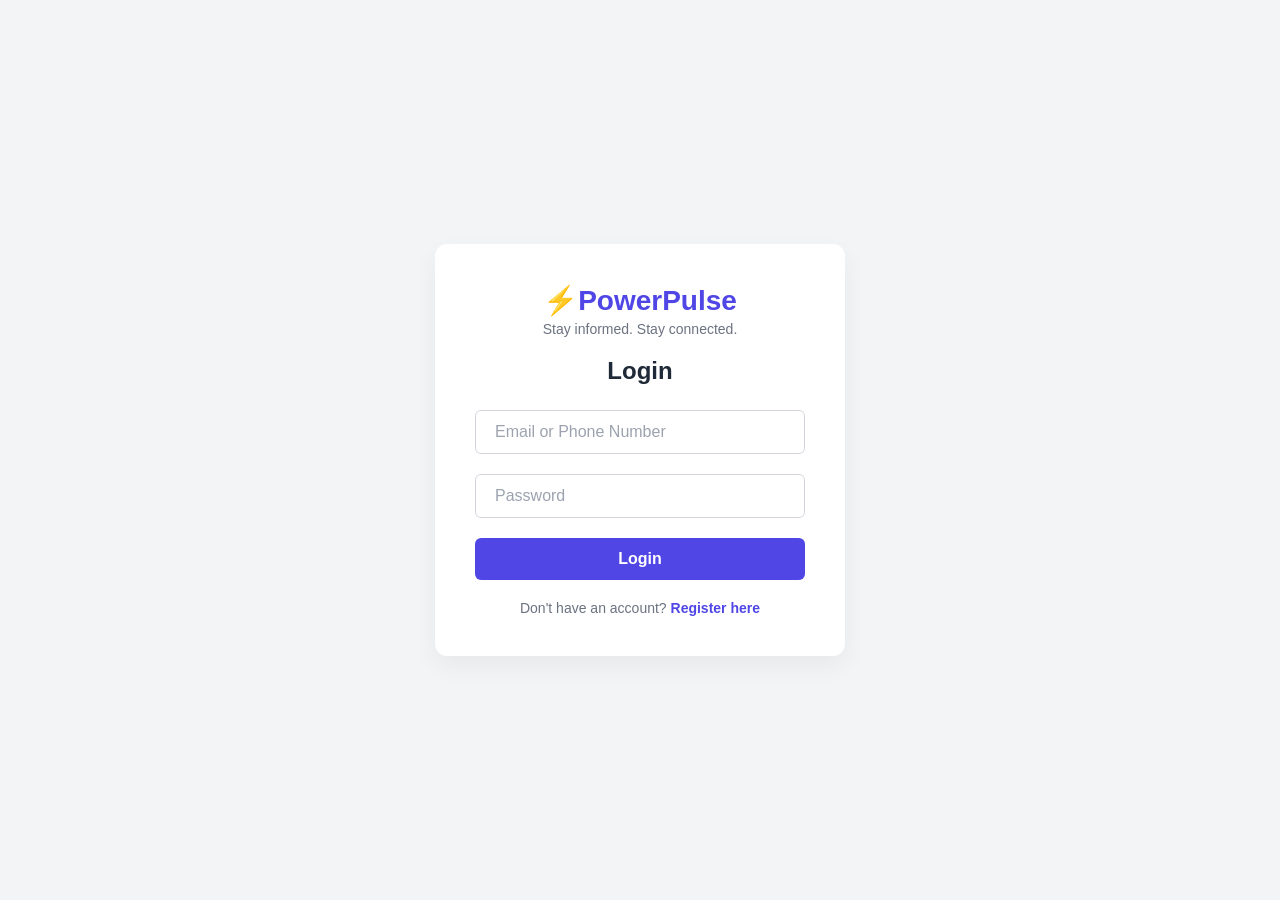
<file: index.html>
<!DOCTYPE html>
<html lang="en">
<head>
    <meta charset="UTF-8">
    <meta name="viewport" content="width=device-width, initial-scale=1.0">
    <title>PowerPulse</title>
    <link rel="stylesheet" href="style.css">
</head>
<body>
    <div class="container">
        <!-- Form Box -->
        <div class="form-box">
            
            <!-- Branding Header -->
            <div class="brand-header">
                <h1 class="brand-title">⚡PowerPulse</h1>
                <p class="brand-tagline">Stay informed. Stay connected.</p>
            </div>

            <!-- Login Form -->
            <form id="loginForm" class="form-content">
                <h2>Login</h2>
                <div class="input-group">
                    <input type="text" id="loginUser" required placeholder=" ">
                    <label for="loginUser">Email or Phone Number</label>
                </div>
                <div class="input-group">
                    <input type="password" id="loginPassword" required placeholder=" ">
                    <label for="loginPassword">Password</label>
                </div>
                <button type="submit" class="btn">Login</button>
                <p class="switch-text">Don't have an account? <a href="#" id="showRegister">Register here</a></p>
            </form>

            <!-- Registration Form -->
            <form id="registerForm" class="form-content hidden">
                <h2>Register</h2>
                <div class="input-group">
                    <input type="text" id="regName" required placeholder=" ">
                    <label for="regName">Full Name</label>
                </div>
                <div class="input-group">
                    <input type="email" id="regEmail" required placeholder=" ">
                    <label for="regEmail">Email Address</label>
                </div>
                <div class="input-group">
                    <input type="tel" id="regMobile" required placeholder=" ">
                    <label for="regMobile">Mobile Number</label>
                </div>
                <div class="input-group">
                    <input type="password" id="regPassword" required placeholder=" ">
                    <label for="regPassword">Password</label>
                </div>
                <div class="input-group">
                    <input type="password" id="regConfirmPassword" required placeholder=" ">
                    <label for="regConfirmPassword">Confirm Password</label>
                </div>
                <button type="submit" class="btn">Register</button>
                <p class="switch-text">Already have an account? <a href="#" id="showLogin">Login here</a></p>
            </form>

        </div>
    </div>
    <script src="script.js"></script>
</body>
</html>
</file>
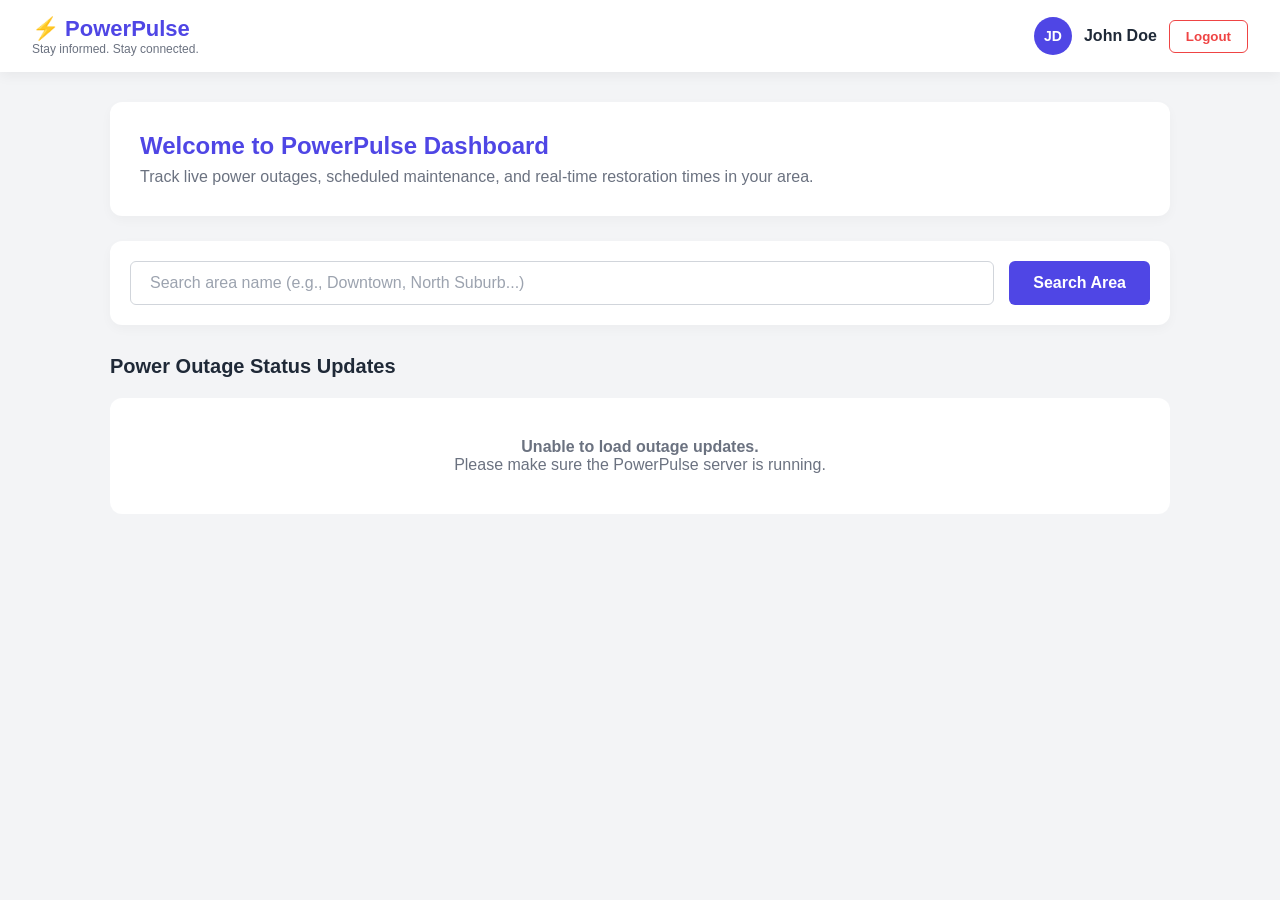
<file: dashboard.html>
<!DOCTYPE html>
<html lang="en">
<head>
    <meta charset="UTF-8">
    <meta name="viewport" content="width=device-width, initial-scale=1.0">
    <title>PowerPulse - Dashboard</title>
    <link rel="stylesheet" href="dashboard.css">
</head>
<body>
    <!-- Top Navigation Bar -->
    <header class="navbar">
        <div class="nav-brand">
            <h1 class="brand-title">⚡ PowerPulse</h1>
            <p class="brand-tagline">Stay informed. Stay connected.</p>
        </div>
        <div class="user-profile">
            <div class="user-avatar">JD</div>
            <span class="user-name" id="userNameDisplay">John Doe</span>
            <button id="logoutBtn" class="btn-logout">Logout</button>
        </div>
    </header>

    <main class="dashboard-container">
        <!-- Welcome Banner Section -->
        <section class="welcome-section">
            <h2>Welcome to PowerPulse Dashboard</h2>
            <p>Track live power outages, scheduled maintenance, and real-time restoration times in your area.</p>
        </section>

        <!-- Search Bar Area -->
        <section class="search-section">
            <form id="searchForm" class="search-box">
                <div class="input-group">
                    <input type="text" id="areaSearchInput" required placeholder=" ">
                    <label for="areaSearchInput">Search area name (e.g., Downtown, North Suburb...)</label>
                </div>
                <button type="submit" class="btn btn-search">Search Area</button>
            </form>
        </section>

        <!-- Dynamic Outage Status Cards Area -->
        <section class="outage-section">
            <h3 class="section-title">Power Outage Status Updates</h3>
            <div id="outageGrid" class="outage-grid">
                <!-- Cards will be populated by JavaScript -->
            </div>
        </section>
    </main>

    <script src="dashboard.js"></script>
</body>
</html>
</file>
<file: style.css>
:root {
    --primary-color: #4f46e5;
    --primary-hover: #4338ca;
    --bg-color: #f3f4f6;
    --card-bg: #ffffff;
    --text-color: #1f2937;
    --border-color: #d1d5db;
}

* {
    box-sizing: border-box;
    margin: 0;
    padding: 0;
    font-family: 'Segoe UI', Tahoma, Geneva, Verdana, sans-serif;
}

body {
    background-color: var(--bg-color);
    display: flex;
    justify-content: center;
    align-items: center;
    min-height: 100vh;
}

.container {
    width: 100%;
    max-width: 450px;
    padding: 20px;
}

.form-box {
    background: var(--card-bg);
    padding: 40px;
    border-radius: 12px;
    box-shadow: 0 10px 25px rgba(0, 0, 0, 0.05);
    position: relative;
    overflow: hidden;
}

/* PowerPulse Branding Styles */
.brand-header {
    text-align: center;
    margin-bottom: 20px;
}

.brand-title {
    color: var(--primary-color);
    font-size: 28px;
    font-weight: 700;
    margin-bottom: 4px;
}

.brand-tagline {
    color: #6b7280;
    font-size: 14px;
}

h2 {
    margin-bottom: 25px;
    color: var(--text-color);
    text-align: center;
}

.input-group {
    position: relative;
    margin-bottom: 20px;
}

.input-group input {
    width: 100%;
    padding: 12px 16px;
    border: 1px solid var(--border-color);
    border-radius: 6px;
    outline: none;
    font-size: 16px;
    transition: all 0.2s ease;
}

/* Floating Label Animation */
.input-group label {
    position: absolute;
    left: 16px;
    top: 50%;
    transform: translateY(-50%);
    color: #9ca3af;
    pointer-events: none;
    transition: all 0.2s ease;
    background-color: var(--card-bg);
    padding: 0 4px;
}

.input-group input:focus,
.input-group input:not(:placeholder-shown) {
    border-color: var(--primary-color);
}

.input-group input:focus ~ label,
.input-group input:not(:placeholder-shown) ~ label {
    top: 0;
    font-size: 12px;
    color: var(--primary-color);
}

.btn {
    width: 100%;
    padding: 12px;
    background-color: var(--primary-color);
    color: white;
    border: none;
    border-radius: 6px;
    font-size: 16px;
    font-weight: 600;
    cursor: pointer;
    transition: background 0.2s;
}

.btn:hover {
    background-color: var(--primary-hover);
}

.switch-text {
    text-align: center;
    margin-top: 20px;
    font-size: 14px;
    color: #6b7280;
}

.switch-text a {
    color: var(--primary-color);
    text-decoration: none;
    font-weight: 600;
}

.switch-text a:hover {
    text-decoration: underline;
}

/* Toggle utilities */
.hidden {
    display: none !important;
}
</file>
<file: dashboard.css>
:root {
    --primary-color: #4f46e5;
    --primary-hover: #4338ca;
    --bg-color: #f3f4f6;
    --card-bg: #ffffff;
    --text-color: #1f2937;
    --border-color: #d1d5db;
    
    /* Status Colors */
    --status-outage-bg: #fef2f2;
    --status-outage-text: #dc2626;
    --status-progress-bg: #fefce8;
    --status-progress-text: #ca8a04;
    --status-restored-bg: #f0fdf4;
    --status-restored-text: #16a34a;
}

* {
    box-sizing: border-box;
    margin: 0;
    padding: 0;
    font-family: 'Segoe UI', Tahoma, Geneva, Verdana, sans-serif;
}

body {
    background-color: var(--bg-color);
    color: var(--text-color);
    min-height: 100vh;
}

/* Header & Navbar */
.navbar {
    background-color: var(--card-bg);
    padding: 16px 32px;
    display: flex;
    justify-content: space-between;
    align-items: center;
    box-shadow: 0 4px 12px rgba(0, 0, 0, 0.05);
}

.brand-title {
    color: var(--primary-color);
    font-size: 22px;
    font-weight: 700;
}

.brand-tagline {
    color: #6b7280;
    font-size: 12px;
}

.user-profile {
    display: flex;
    align-items: center;
    gap: 12px;
}

.user-avatar {
    width: 38px;
    height: 38px;
    background-color: var(--primary-color);
    color: white;
    border-radius: 50%;
    display: flex;
    align-items: center;
    justify-content: center;
    font-weight: 600;
    font-size: 14px;
}

.user-name {
    font-weight: 600;
    color: var(--text-color);
}

.btn-logout {
    padding: 8px 16px;
    background-color: transparent;
    color: #ef4444;
    border: 1px solid #ef4444;
    border-radius: 6px;
    font-weight: 600;
    cursor: pointer;
    transition: all 0.2s ease;
}

.btn-logout:hover {
    background-color: #ef4444;
    color: white;
}

/* Dashboard Main Layout */
.dashboard-container {
    max-width: 1100px;
    margin: 30px auto;
    padding: 0 20px;
}

.welcome-section {
    background: var(--card-bg);
    padding: 30px;
    border-radius: 12px;
    box-shadow: 0 4px 12px rgba(0, 0, 0, 0.03);
    margin-bottom: 25px;
}

.welcome-section h2 {
    color: var(--primary-color);
    margin-bottom: 8px;
}

.welcome-section p {
    color: #6b7280;
}

/* Search Area */
.search-section {
    margin-bottom: 30px;
}

.search-box {
    display: flex;
    gap: 15px;
    background: var(--card-bg);
    padding: 20px;
    border-radius: 12px;
    box-shadow: 0 4px 12px rgba(0, 0, 0, 0.03);
}

.search-box .input-group {
    flex: 1;
    margin-bottom: 0;
    position: relative;
}

.input-group input {
    width: 100%;
    padding: 12px 16px;
    border: 1px solid var(--border-color);
    border-radius: 6px;
    outline: none;
    font-size: 16px;
    transition: all 0.2s ease;
}

.input-group label {
    position: absolute;
    left: 16px;
    top: 50%;
    transform: translateY(-50%);
    color: #9ca3af;
    pointer-events: none;
    transition: all 0.2s ease;
    background-color: var(--card-bg);
    padding: 0 4px;
}

.input-group input:focus,
.input-group input:not(:placeholder-shown) {
    border-color: var(--primary-color);
}

.input-group input:focus ~ label,
.input-group input:not(:placeholder-shown) ~ label {
    top: 0;
    font-size: 12px;
    color: var(--primary-color);
}

.btn {
    padding: 12px 24px;
    background-color: var(--primary-color);
    color: white;
    border: none;
    border-radius: 6px;
    font-size: 16px;
    font-weight: 600;
    cursor: pointer;
    transition: background 0.2s;
}

.btn:hover {
    background-color: var(--primary-hover);
}

/* Outage Cards Section */
.section-title {
    margin-bottom: 20px;
    font-size: 20px;
}

.outage-grid {
    display: grid;
    grid-template-columns: repeat(auto-fill, minmax(320px, 1fr));
    gap: 20px;
}

.outage-card {
    background: var(--card-bg);
    border-radius: 12px;
    padding: 24px;
    box-shadow: 0 4px 12px rgba(0, 0, 0, 0.04);
    border: 1px solid var(--border-color);
    display: flex;
    flex-direction: column;
    justify-content: space-between;
}

.card-header {
    display: flex;
    justify-content: space-between;
    align-items: center;
    margin-bottom: 16px;
}

.area-name {
    font-size: 18px;
    font-weight: 700;
}

/* Status Badges */
.status-badge {
    padding: 6px 12px;
    border-radius: 20px;
    font-size: 12px;
    font-weight: 700;
    text-transform: uppercase;
}

.status-outage {
    background-color: var(--status-outage-bg);
    color: var(--status-outage-text);
}

.status-progress {
    background-color: var(--status-progress-bg);
    color: var(--status-progress-text);
}

.status-restored {
    background-color: var(--status-restored-bg);
    color: var(--status-restored-text);
}

.card-body p {
    margin-bottom: 10px;
    font-size: 14px;
    color: #4b5563;
}

.card-body strong {
    color: var(--text-color);
}

.no-results {
    grid-column: 1 / -1;
    text-align: center;
    padding: 40px;
    background: var(--card-bg);
    border-radius: 12px;
    color: #6b7280;
}

/* Responsive Tweaks */
@media (max-width: 640px) {
    .navbar {
        flex-direction: column;
        gap: 15px;
        align-items: flex-start;
    }
    .user-profile {
        width: 100%;
        justify-content: space-between;
    }
    .search-box {
        flex-direction: column;
    }
}
</file>
